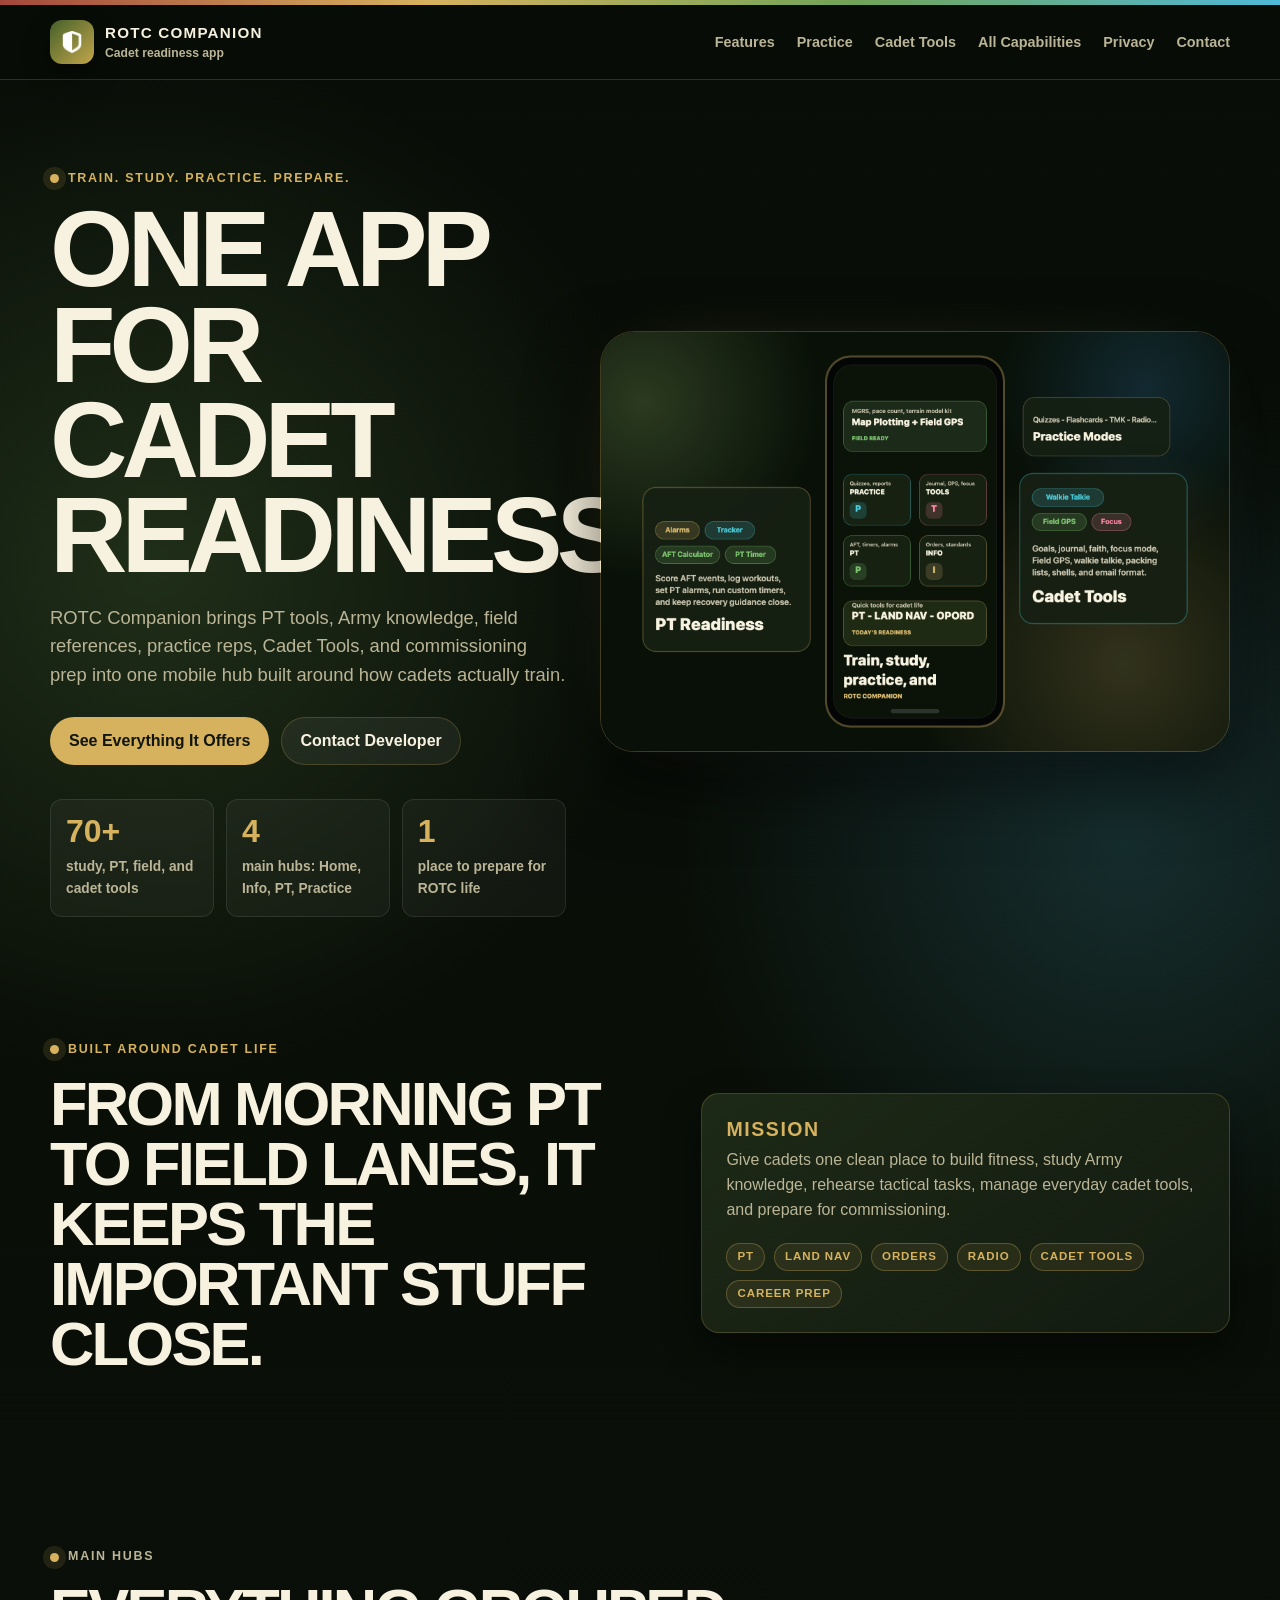
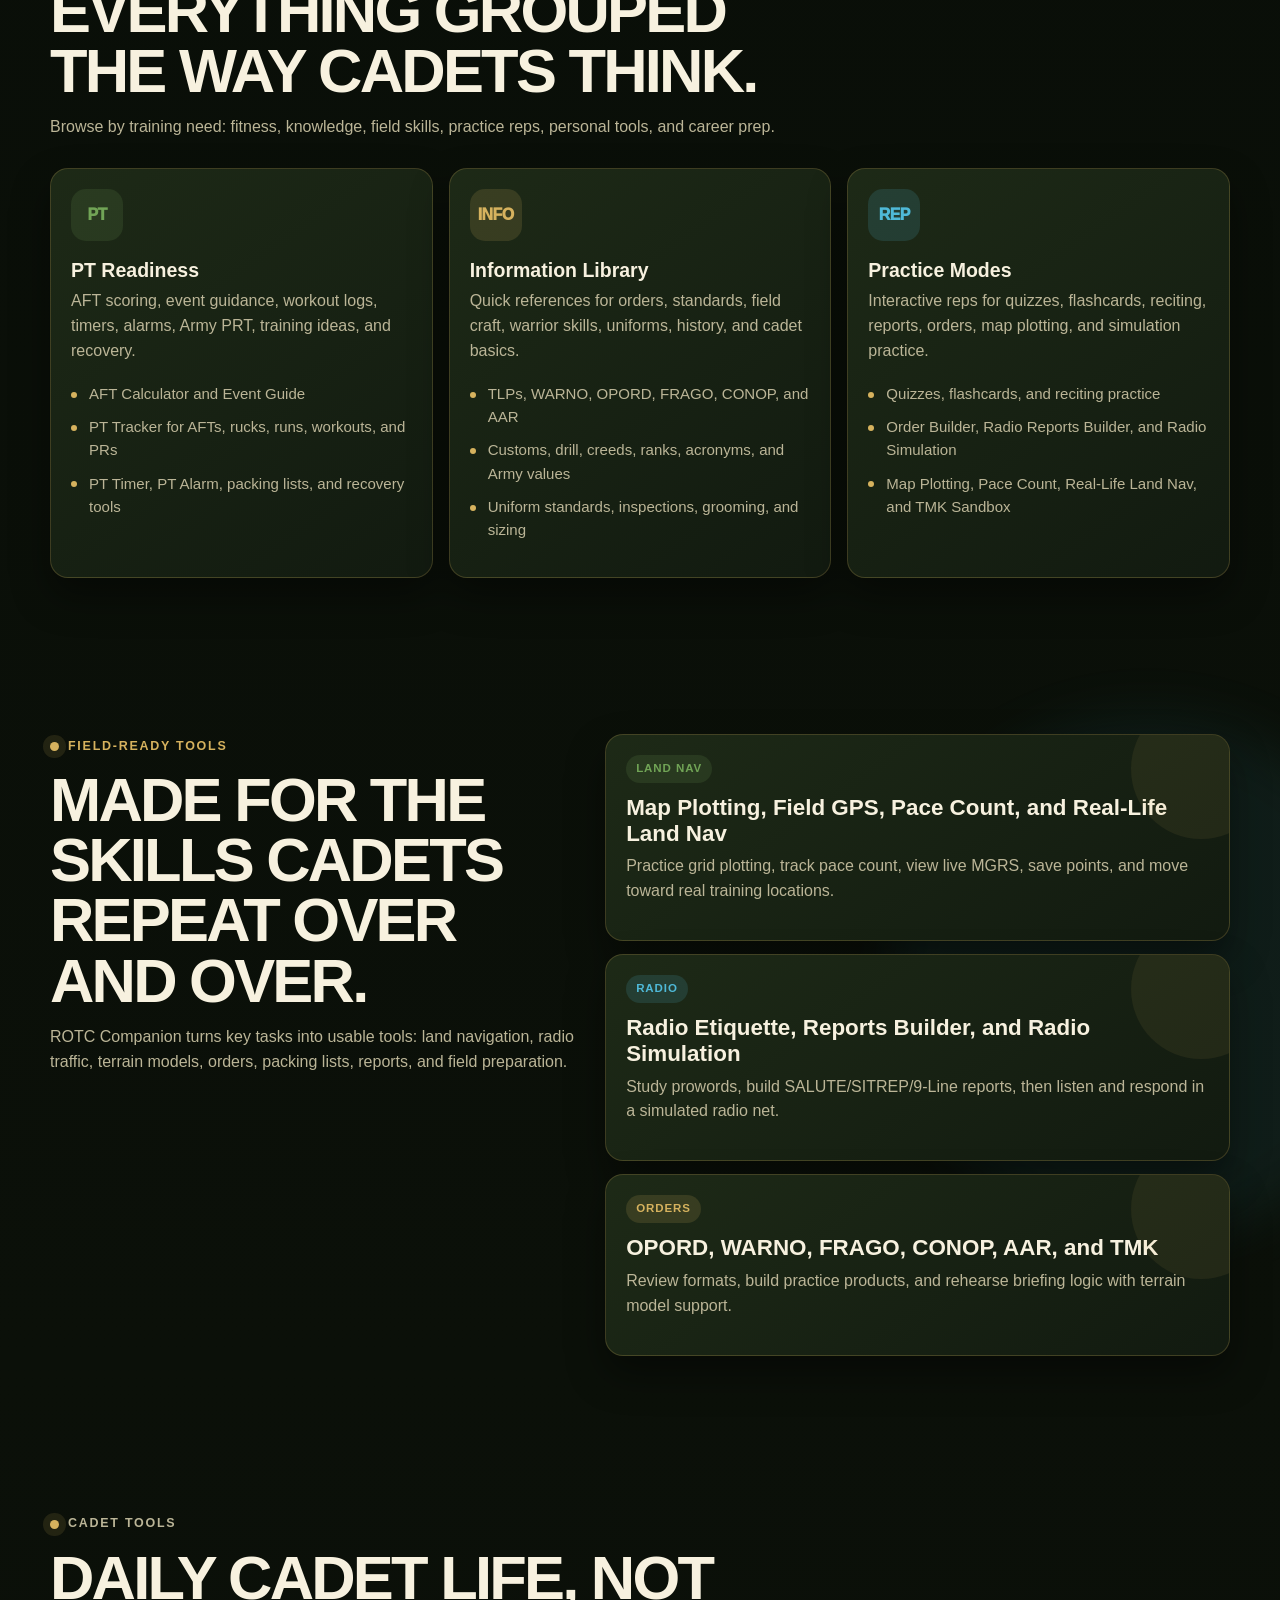
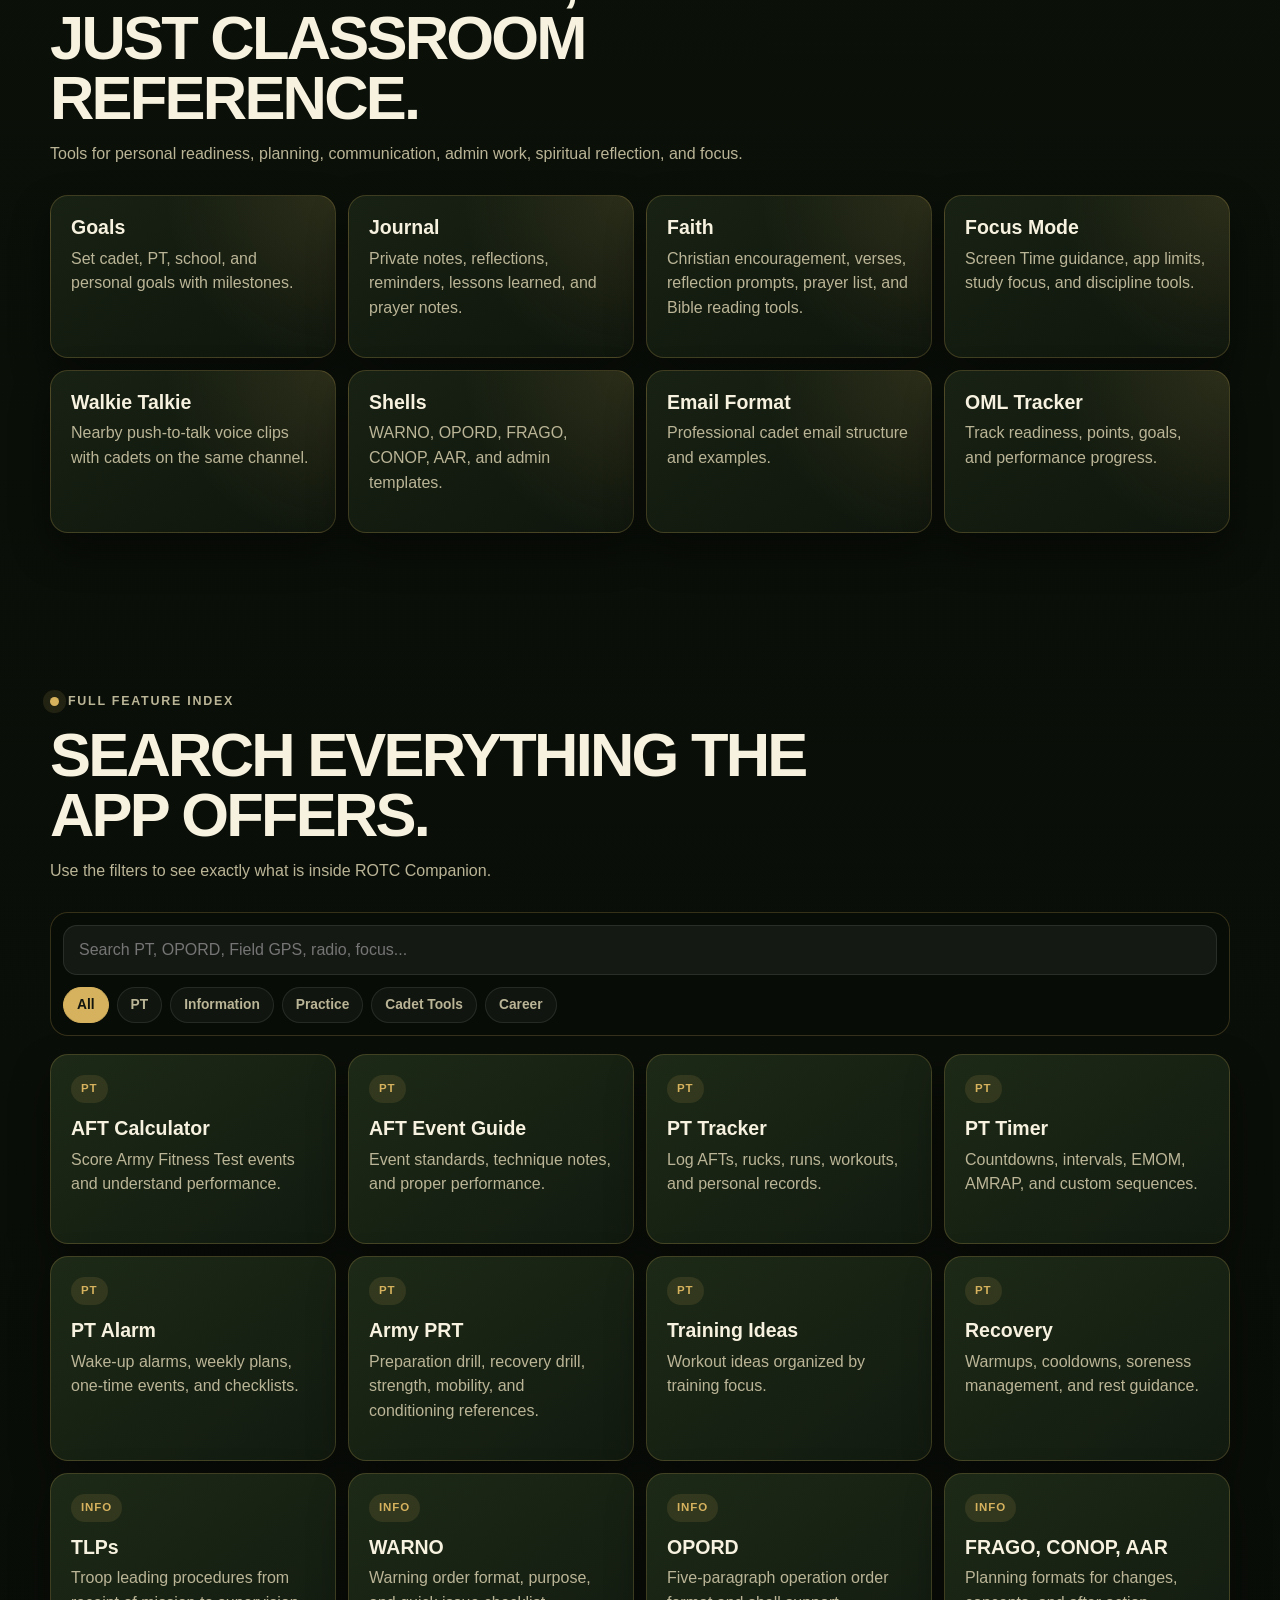
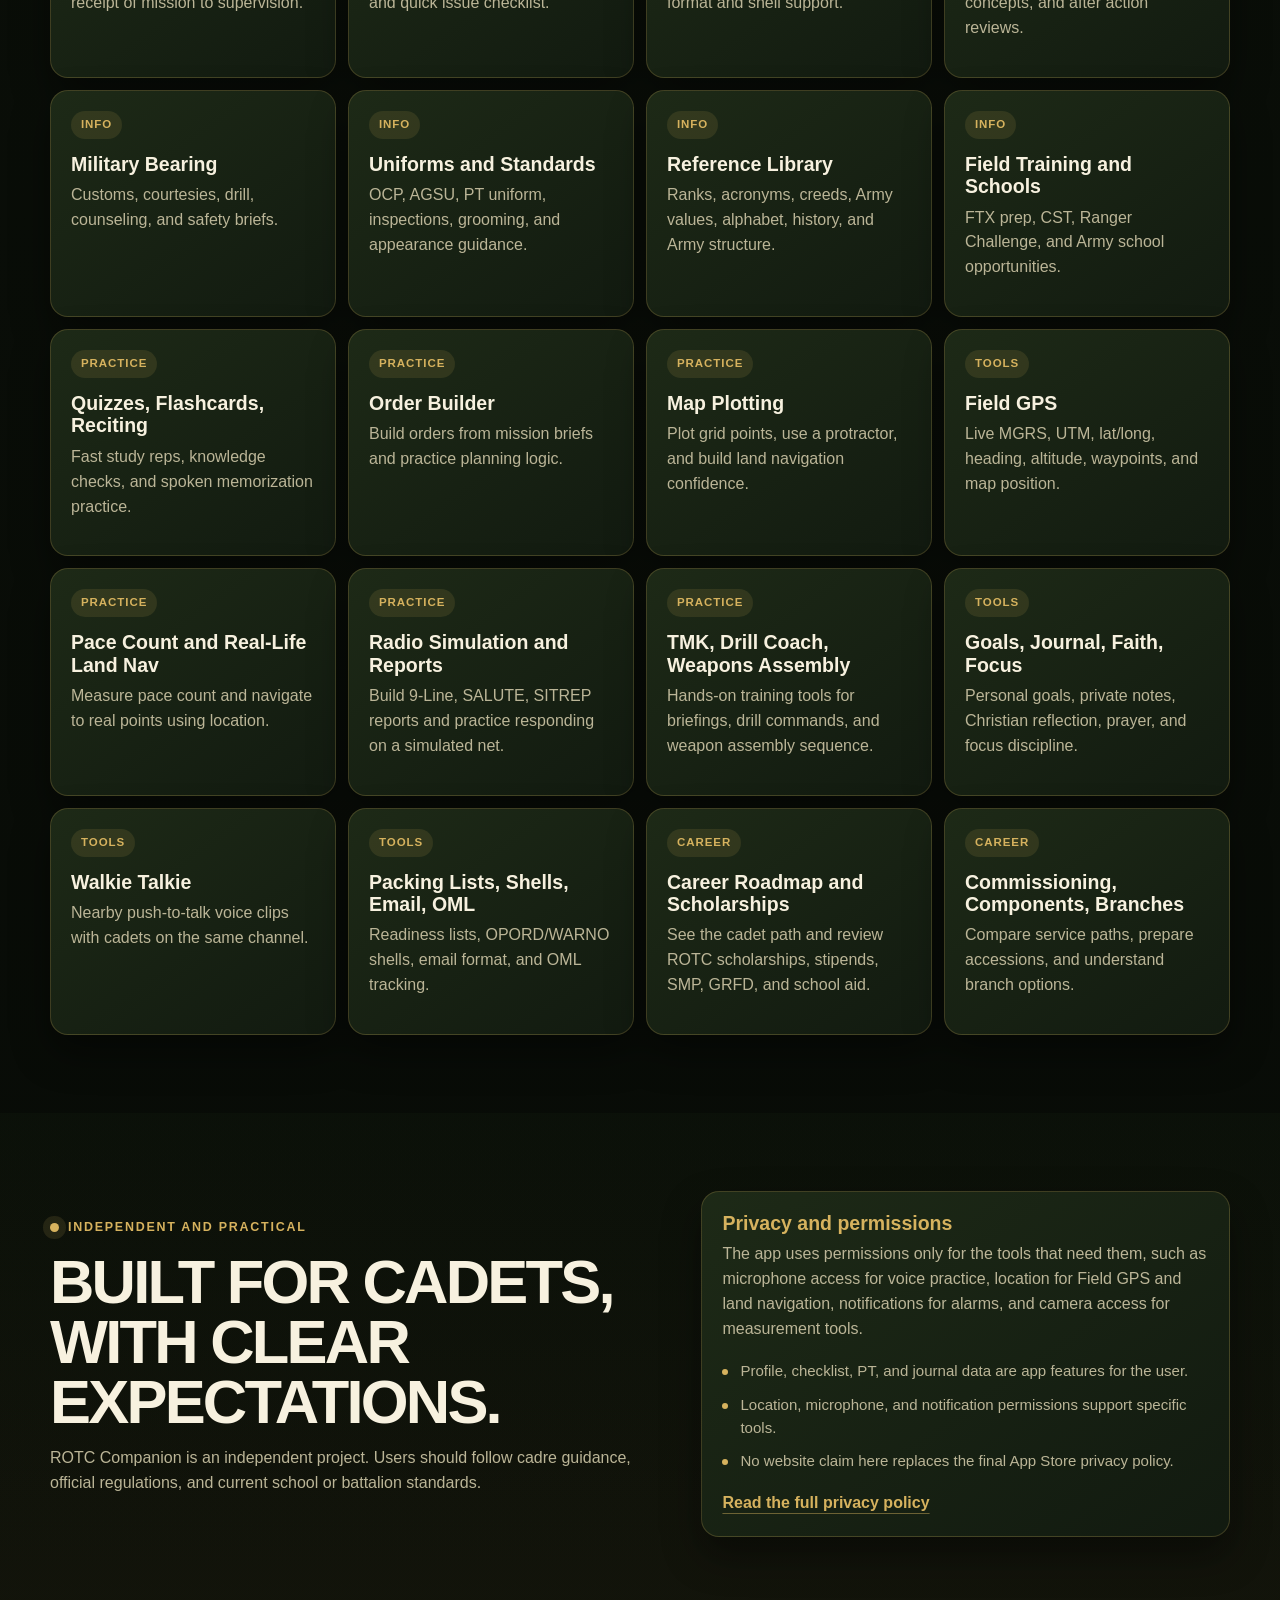
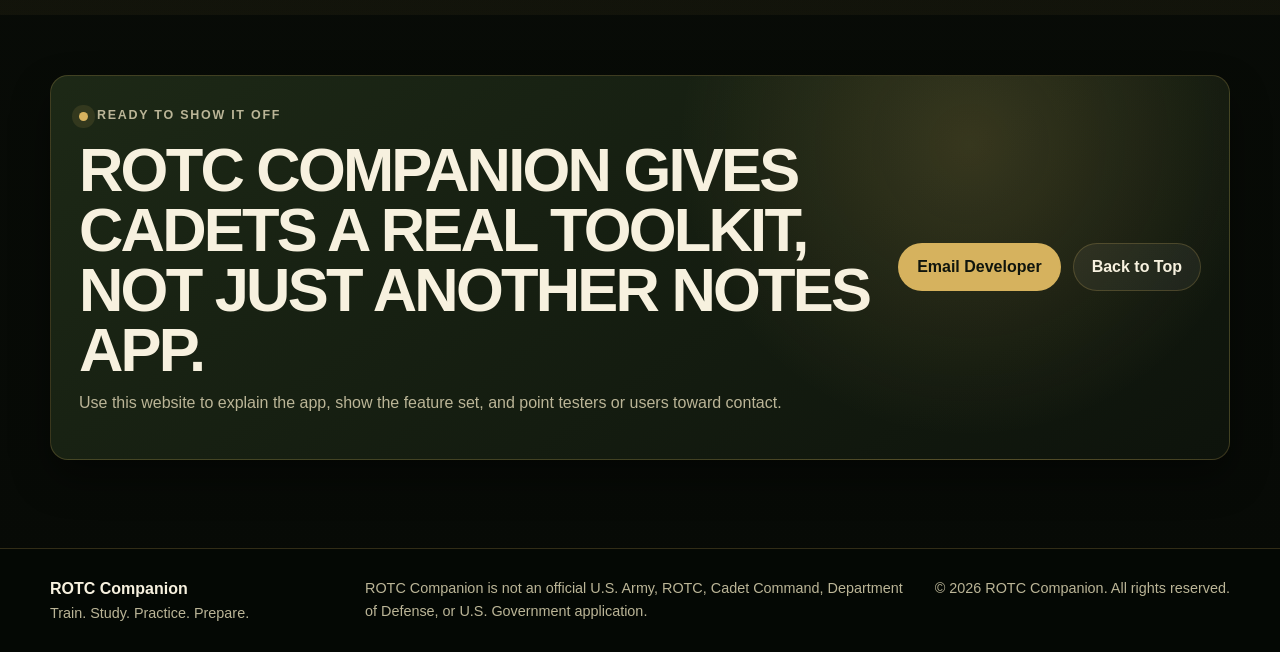
<file: index.html>
<!DOCTYPE html>
<html lang="en">
<head>
  <meta charset="UTF-8" />
  <meta name="viewport" content="width=device-width, initial-scale=1.0" />
  <meta name="description" content="ROTC Companion helps cadets train, study, practice, plan, and prepare with PT tools, Army knowledge, cadet tools, and field training resources." />
  <meta name="theme-color" content="#0b1109" />
  <title>ROTC Companion | Cadet Readiness App</title>
  <link rel="canonical" href="https://trade-girgus.github.io/ROTCCompanion/" />
  <meta property="og:type" content="website" />
  <meta property="og:site_name" content="ROTC Companion" />
  <meta property="og:title" content="ROTC Companion | Cadet Readiness App" />
  <meta property="og:description" content="PT tools, checklists, land nav, orders, Army knowledge, and cadet readiness tools in one app." />
  <meta property="og:url" content="https://trade-girgus.github.io/ROTCCompanion/" />
  <meta property="og:image" content="https://trade-girgus.github.io/ROTCCompanion/assets/rotc-companion-icon-192.png" />
  <meta name="twitter:card" content="summary" />
  <meta name="twitter:title" content="ROTC Companion | Cadet Readiness App" />
  <meta name="twitter:description" content="PT tools, checklists, land nav, orders, Army knowledge, and cadet readiness tools in one app." />
  <meta name="twitter:image" content="https://trade-girgus.github.io/ROTCCompanion/assets/rotc-companion-icon-192.png" />
  <link rel="icon" href="assets/rotc-companion-icon-192.png" />
  <link rel="apple-touch-icon" href="assets/rotc-companion-icon-192.png" />
  <link rel="stylesheet" href="styles.css" />
</head>
<body>
  <div class="signal-strip" aria-hidden="true"></div>

  <header class="site-header">
    <nav class="nav-shell" aria-label="Main navigation">
      <a class="brand" href="#top" aria-label="ROTC Companion home">
        <img src="assets/rotc-companion-icon-192.png" alt="" />
        <span>
          <strong>ROTC Companion</strong>
          <small>Cadet readiness app</small>
        </span>
      </a>

      <button class="nav-toggle" type="button" aria-expanded="false" aria-controls="nav-links">
        <span></span>
        <span></span>
        <span></span>
        <span class="sr-only">Open navigation</span>
      </button>

      <div class="nav-links" id="nav-links">
        <a href="#features">Features</a>
        <a href="#practice">Practice</a>
        <a href="#tools">Cadet Tools</a>
        <a href="#all-capabilities">All Capabilities</a>
        <a href="privacy.html">Privacy</a>
        <a href="#contact">Contact</a>
      </div>
    </nav>
  </header>

  <main id="top">
    <section class="hero section-band">
      <div class="container hero-grid">
        <div class="hero-copy reveal">
          <p class="eyebrow"><span></span> Train. Study. Practice. Prepare.</p>
          <h1>One app for cadet readiness.</h1>
          <p class="hero-lede">
            ROTC Companion brings PT tools, Army knowledge, field references, practice reps,
            Cadet Tools, and commissioning prep into one mobile hub built around how cadets actually train.
          </p>

          <div class="hero-actions">
            <a class="button primary" href="#all-capabilities">See Everything It Offers</a>
            <a class="button secondary" href="#contact">Contact Developer</a>
          </div>

          <div class="hero-stats" aria-label="App capability highlights">
            <div>
              <strong>70+</strong>
              <span>study, PT, field, and cadet tools</span>
            </div>
            <div>
              <strong>4</strong>
              <span>main hubs: Home, Info, PT, Practice</span>
            </div>
            <div>
              <strong>1</strong>
              <span>place to prepare for ROTC life</span>
            </div>
          </div>
        </div>

        <div class="hero-visual reveal" aria-label="ROTC Companion app preview">
          <img src="assets/app-showcase.png" alt="ROTC Companion app preview showing PT readiness, cadet tools, practice modes, and field tools." />
        </div>
      </div>
    </section>

    <section class="section-band intro-band">
      <div class="container split">
        <div class="section-title reveal">
          <p class="eyebrow"><span></span> Built around cadet life</p>
          <h2>From morning PT to field lanes, it keeps the important stuff close.</h2>
        </div>

        <div class="mission-card reveal">
          <h3>Mission</h3>
          <p>
            Give cadets one clean place to build fitness, study Army knowledge, rehearse tactical tasks,
            manage everyday cadet tools, and prepare for commissioning.
          </p>
          <div class="mission-pills">
            <span>PT</span>
            <span>Land Nav</span>
            <span>Orders</span>
            <span>Radio</span>
            <span>Cadet Tools</span>
            <span>Career Prep</span>
          </div>
        </div>
      </div>
    </section>

    <section class="section-band" id="features">
      <div class="container">
        <div class="section-heading reveal">
          <p class="eyebrow"><span></span> Main hubs</p>
          <h2>Everything grouped the way cadets think.</h2>
          <p>Browse by training need: fitness, knowledge, field skills, practice reps, personal tools, and career prep.</p>
        </div>

        <div class="hub-grid">
          <article class="hub-card reveal">
            <div class="hub-icon green">PT</div>
            <h3>PT Readiness</h3>
            <p>AFT scoring, event guidance, workout logs, timers, alarms, Army PRT, training ideas, and recovery.</p>
            <ul>
              <li>AFT Calculator and Event Guide</li>
              <li>PT Tracker for AFTs, rucks, runs, workouts, and PRs</li>
              <li>PT Timer, PT Alarm, packing lists, and recovery tools</li>
            </ul>
          </article>

          <article class="hub-card reveal">
            <div class="hub-icon gold">INFO</div>
            <h3>Information Library</h3>
            <p>Quick references for orders, standards, field craft, warrior skills, uniforms, history, and cadet basics.</p>
            <ul>
              <li>TLPs, WARNO, OPORD, FRAGO, CONOP, and AAR</li>
              <li>Customs, drill, creeds, ranks, acronyms, and Army values</li>
              <li>Uniform standards, inspections, grooming, and sizing</li>
            </ul>
          </article>

          <article class="hub-card reveal" id="practice">
            <div class="hub-icon blue">REP</div>
            <h3>Practice Modes</h3>
            <p>Interactive reps for quizzes, flashcards, reciting, reports, orders, map plotting, and simulation practice.</p>
            <ul>
              <li>Quizzes, flashcards, and reciting practice</li>
              <li>Order Builder, Radio Reports Builder, and Radio Simulation</li>
              <li>Map Plotting, Pace Count, Real-Life Land Nav, and TMK Sandbox</li>
            </ul>
          </article>
        </div>
      </div>
    </section>

    <section class="section-band field-band">
      <div class="container field-grid">
        <div class="section-title reveal">
          <p class="eyebrow"><span></span> Field-ready tools</p>
          <h2>Made for the skills cadets repeat over and over.</h2>
          <p>
            ROTC Companion turns key tasks into usable tools: land navigation, radio traffic,
            terrain models, orders, packing lists, reports, and field preparation.
          </p>
        </div>

        <div class="feature-stack">
          <article class="wide-feature reveal">
            <span class="feature-tag green">Land Nav</span>
            <h3>Map Plotting, Field GPS, Pace Count, and Real-Life Land Nav</h3>
            <p>Practice grid plotting, track pace count, view live MGRS, save points, and move toward real training locations.</p>
          </article>

          <article class="wide-feature reveal">
            <span class="feature-tag blue">Radio</span>
            <h3>Radio Etiquette, Reports Builder, and Radio Simulation</h3>
            <p>Study prowords, build SALUTE/SITREP/9-Line reports, then listen and respond in a simulated radio net.</p>
          </article>

          <article class="wide-feature reveal">
            <span class="feature-tag gold">Orders</span>
            <h3>OPORD, WARNO, FRAGO, CONOP, AAR, and TMK</h3>
            <p>Review formats, build practice products, and rehearse briefing logic with terrain model support.</p>
          </article>
        </div>
      </div>
    </section>

    <section class="section-band" id="tools">
      <div class="container">
        <div class="section-heading reveal">
          <p class="eyebrow"><span></span> Cadet Tools</p>
          <h2>Daily cadet life, not just classroom reference.</h2>
          <p>Tools for personal readiness, planning, communication, admin work, spiritual reflection, and focus.</p>
        </div>

        <div class="tool-grid">
          <article class="tool-card reveal">
            <h3>Goals</h3>
            <p>Set cadet, PT, school, and personal goals with milestones.</p>
          </article>
          <article class="tool-card reveal">
            <h3>Journal</h3>
            <p>Private notes, reflections, reminders, lessons learned, and prayer notes.</p>
          </article>
          <article class="tool-card reveal">
            <h3>Faith</h3>
            <p>Christian encouragement, verses, reflection prompts, prayer list, and Bible reading tools.</p>
          </article>
          <article class="tool-card reveal">
            <h3>Focus Mode</h3>
            <p>Screen Time guidance, app limits, study focus, and discipline tools.</p>
          </article>
          <article class="tool-card reveal">
            <h3>Walkie Talkie</h3>
            <p>Nearby push-to-talk voice clips with cadets on the same channel.</p>
          </article>
          <article class="tool-card reveal">
            <h3>Shells</h3>
            <p>WARNO, OPORD, FRAGO, CONOP, AAR, and admin templates.</p>
          </article>
          <article class="tool-card reveal">
            <h3>Email Format</h3>
            <p>Professional cadet email structure and examples.</p>
          </article>
          <article class="tool-card reveal">
            <h3>OML Tracker</h3>
            <p>Track readiness, points, goals, and performance progress.</p>
          </article>
        </div>
      </div>
    </section>

    <section class="section-band" id="all-capabilities">
      <div class="container">
        <div class="section-heading reveal">
          <p class="eyebrow"><span></span> Full feature index</p>
          <h2>Search everything the app offers.</h2>
          <p>Use the filters to see exactly what is inside ROTC Companion.</p>
        </div>

        <div class="feature-controls reveal">
          <label class="search-box">
            <span class="sr-only">Search features</span>
            <input type="search" id="feature-search" placeholder="Search PT, OPORD, Field GPS, radio, focus..." />
          </label>

          <div class="filter-row" aria-label="Feature filters">
            <button class="filter active" type="button" data-filter="all">All</button>
            <button class="filter" type="button" data-filter="pt">PT</button>
            <button class="filter" type="button" data-filter="info">Information</button>
            <button class="filter" type="button" data-filter="practice">Practice</button>
            <button class="filter" type="button" data-filter="tools">Cadet Tools</button>
            <button class="filter" type="button" data-filter="career">Career</button>
          </div>
        </div>

        <div class="capability-grid" id="capability-grid">
          <article class="capability reveal" data-category="pt" data-keywords="aft calculator army fitness test scoring">
            <span>PT</span><h3>AFT Calculator</h3><p>Score Army Fitness Test events and understand performance.</p>
          </article>
          <article class="capability reveal" data-category="pt" data-keywords="aft event guide standards form">
            <span>PT</span><h3>AFT Event Guide</h3><p>Event standards, technique notes, and proper performance.</p>
          </article>
          <article class="capability reveal" data-category="pt" data-keywords="pt tracker runs rucks workouts prs">
            <span>PT</span><h3>PT Tracker</h3><p>Log AFTs, rucks, runs, workouts, and personal records.</p>
          </article>
          <article class="capability reveal" data-category="pt tools" data-keywords="timer intervals emom amrap countdown">
            <span>PT</span><h3>PT Timer</h3><p>Countdowns, intervals, EMOM, AMRAP, and custom sequences.</p>
          </article>
          <article class="capability reveal" data-category="pt tools" data-keywords="pt alarm wake checklist">
            <span>PT</span><h3>PT Alarm</h3><p>Wake-up alarms, weekly plans, one-time events, and checklists.</p>
          </article>
          <article class="capability reveal" data-category="pt" data-keywords="army prt preparation drill recovery drill conditioning">
            <span>PT</span><h3>Army PRT</h3><p>Preparation drill, recovery drill, strength, mobility, and conditioning references.</p>
          </article>
          <article class="capability reveal" data-category="pt" data-keywords="training ideas workouts">
            <span>PT</span><h3>Training Ideas</h3><p>Workout ideas organized by training focus.</p>
          </article>
          <article class="capability reveal" data-category="pt" data-keywords="recovery warmup cooldown soreness rest">
            <span>PT</span><h3>Recovery</h3><p>Warmups, cooldowns, soreness management, and rest guidance.</p>
          </article>

          <article class="capability reveal" data-category="info practice" data-keywords="tlps troop leading procedures">
            <span>INFO</span><h3>TLPs</h3><p>Troop leading procedures from receipt of mission to supervision.</p>
          </article>
          <article class="capability reveal" data-category="info practice" data-keywords="warno warning order">
            <span>INFO</span><h3>WARNO</h3><p>Warning order format, purpose, and quick issue checklist.</p>
          </article>
          <article class="capability reveal" data-category="info practice" data-keywords="opord five paragraph order">
            <span>INFO</span><h3>OPORD</h3><p>Five-paragraph operation order format and shell support.</p>
          </article>
          <article class="capability reveal" data-category="info" data-keywords="frago fragmentary order conop aar">
            <span>INFO</span><h3>FRAGO, CONOP, AAR</h3><p>Planning formats for changes, concepts, and after action reviews.</p>
          </article>
          <article class="capability reveal" data-category="info" data-keywords="customs courtesies drill counseling safety">
            <span>INFO</span><h3>Military Bearing</h3><p>Customs, courtesies, drill, counseling, and safety briefs.</p>
          </article>
          <article class="capability reveal" data-category="info" data-keywords="uniform ocp agsu grooming inspections">
            <span>INFO</span><h3>Uniforms and Standards</h3><p>OCP, AGSU, PT uniform, inspections, grooming, and appearance guidance.</p>
          </article>
          <article class="capability reveal" data-category="info" data-keywords="ranks acronyms creeds army values history alphabet">
            <span>INFO</span><h3>Reference Library</h3><p>Ranks, acronyms, creeds, Army values, alphabet, history, and Army structure.</p>
          </article>
          <article class="capability reveal" data-category="info career" data-keywords="ftx cst ranger challenge schools">
            <span>INFO</span><h3>Field Training and Schools</h3><p>FTX prep, CST, Ranger Challenge, and Army school opportunities.</p>
          </article>

          <article class="capability reveal" data-category="practice" data-keywords="quizzes flashcards reciting">
            <span>PRACTICE</span><h3>Quizzes, Flashcards, Reciting</h3><p>Fast study reps, knowledge checks, and spoken memorization practice.</p>
          </article>
          <article class="capability reveal" data-category="practice" data-keywords="order builder warno opord mission brief">
            <span>PRACTICE</span><h3>Order Builder</h3><p>Build orders from mission briefs and practice planning logic.</p>
          </article>
          <article class="capability reveal" data-category="practice info" data-keywords="map plotting land nav protractor grid">
            <span>PRACTICE</span><h3>Map Plotting</h3><p>Plot grid points, use a protractor, and build land navigation confidence.</p>
          </article>
          <article class="capability reveal" data-category="practice tools" data-keywords="field gps mgrs waypoint map location">
            <span>TOOLS</span><h3>Field GPS</h3><p>Live MGRS, UTM, lat/long, heading, altitude, waypoints, and map position.</p>
          </article>
          <article class="capability reveal" data-category="practice" data-keywords="pace count real life land nav">
            <span>PRACTICE</span><h3>Pace Count and Real-Life Land Nav</h3><p>Measure pace count and navigate to real points using location.</p>
          </article>
          <article class="capability reveal" data-category="practice" data-keywords="radio simulation reports nine line salute sitrep">
            <span>PRACTICE</span><h3>Radio Simulation and Reports</h3><p>Build 9-Line, SALUTE, SITREP reports and practice responding on a simulated net.</p>
          </article>
          <article class="capability reveal" data-category="practice" data-keywords="tmk terrain model kit drill coach weapons assembly">
            <span>PRACTICE</span><h3>TMK, Drill Coach, Weapons Assembly</h3><p>Hands-on training tools for briefings, drill commands, and weapon assembly sequence.</p>
          </article>

          <article class="capability reveal" data-category="tools" data-keywords="goals journal faith prayer bible focus">
            <span>TOOLS</span><h3>Goals, Journal, Faith, Focus</h3><p>Personal goals, private notes, Christian reflection, prayer, and focus discipline.</p>
          </article>
          <article class="capability reveal" data-category="tools" data-keywords="walkie talkie peer channel voice">
            <span>TOOLS</span><h3>Walkie Talkie</h3><p>Nearby push-to-talk voice clips with cadets on the same channel.</p>
          </article>
          <article class="capability reveal" data-category="tools" data-keywords="packing lists shells email oml">
            <span>TOOLS</span><h3>Packing Lists, Shells, Email, OML</h3><p>Readiness lists, OPORD/WARNO shells, email format, and OML tracking.</p>
          </article>

          <article class="capability reveal" data-category="career" data-keywords="career roadmap scholarships contracting commissioning">
            <span>CAREER</span><h3>Career Roadmap and Scholarships</h3><p>See the cadet path and review ROTC scholarships, stipends, SMP, GRFD, and school aid.</p>
          </article>
          <article class="capability reveal" data-category="career" data-keywords="components active reserve guard branches accessions">
            <span>CAREER</span><h3>Commissioning, Components, Branches</h3><p>Compare service paths, prepare accessions, and understand branch options.</p>
          </article>
        </div>

        <p class="empty-state" id="empty-state">No matching features found. Try searching for PT, radio, land nav, OPORD, or focus.</p>
      </div>
    </section>

    <section class="section-band privacy-band">
      <div class="container split">
        <div class="section-title reveal">
          <p class="eyebrow"><span></span> Independent and practical</p>
          <h2>Built for cadets, with clear expectations.</h2>
          <p>
            ROTC Companion is an independent project. Users should follow cadre guidance,
            official regulations, and current school or battalion standards.
          </p>
        </div>

        <div class="policy-card reveal">
          <h3>Privacy and permissions</h3>
          <p>
            The app uses permissions only for the tools that need them, such as microphone access for voice practice,
            location for Field GPS and land navigation, notifications for alarms, and camera access for measurement tools.
          </p>
          <ul>
            <li>Profile, checklist, PT, and journal data are app features for the user.</li>
            <li>Location, microphone, and notification permissions support specific tools.</li>
            <li>No website claim here replaces the final App Store privacy policy.</li>
          </ul>
          <a class="inline-link" href="privacy.html">Read the full privacy policy</a>
        </div>
      </div>
    </section>

    <section class="cta-band" id="contact">
      <div class="container cta-card reveal">
        <div>
          <p class="eyebrow"><span></span> Ready to show it off</p>
          <h2>ROTC Companion gives cadets a real toolkit, not just another notes app.</h2>
          <p>Use this website to explain the app, show the feature set, and point testers or users toward contact.</p>
        </div>
        <div class="cta-actions">
          <a class="button primary" href="mailto:tradesarcade@gmail.com?subject=ROTC%20Companion">Email Developer</a>
          <a class="button secondary" href="#top">Back to Top</a>
        </div>
      </div>
    </section>
  </main>

  <footer class="footer">
    <div class="container footer-grid">
      <div>
        <strong>ROTC Companion</strong>
        <p>Train. Study. Practice. Prepare.</p>
      </div>
      <p>
        ROTC Companion is not an official U.S. Army, ROTC, Cadet Command,
        Department of Defense, or U.S. Government application.
      </p>
      <p>&copy; <span id="year"></span> ROTC Companion. All rights reserved.</p>
    </div>
  </footer>

  <script src="script.js"></script>
</body>
</html>
</file>
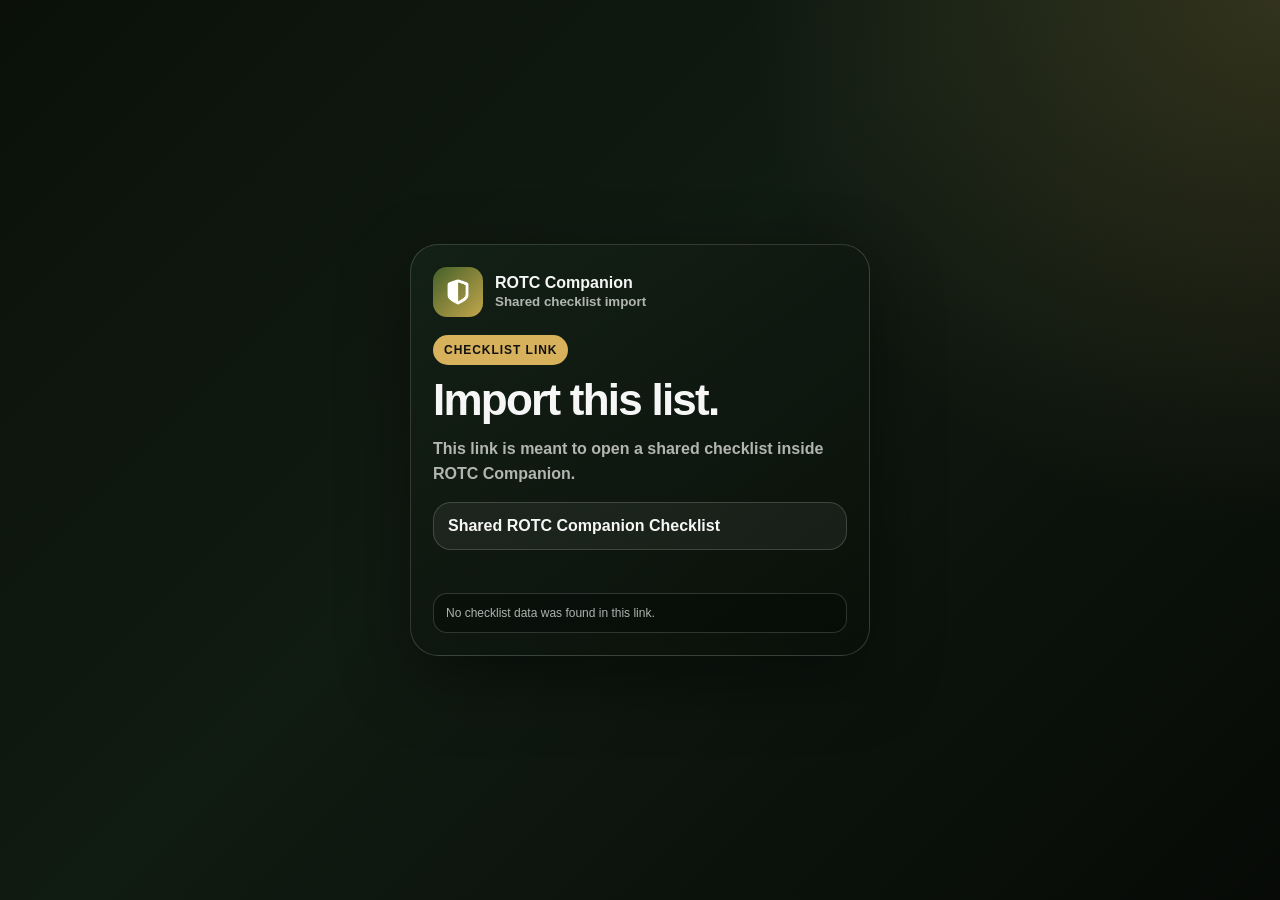
<file: import.html>
<!DOCTYPE html>
<html lang="en">
<head>
  <meta charset="UTF-8" />
  <meta name="viewport" content="width=device-width, initial-scale=1.0" />
  <meta name="theme-color" content="#0b1109" />
  <meta name="description" content="Open a shared ROTC Companion checklist and import it into the app." />
  <title>Import Checklist | ROTC Companion</title>

  <link rel="canonical" href="https://trade-girgus.github.io/ROTCCompanion/import.html" />
  <link rel="icon" href="assets/rotc-companion-icon-192.png" />
  <link rel="apple-touch-icon" href="assets/rotc-companion-icon-192.png" />

  <meta property="og:type" content="website" />
  <meta property="og:site_name" content="ROTC Companion" />
  <meta property="og:title" content="Import Checklist into ROTC Companion" />
  <meta property="og:description" content="Tap to open this shared checklist in ROTC Companion." />
  <meta property="og:url" content="https://trade-girgus.github.io/ROTCCompanion/import.html" />
  <meta property="og:image" content="https://trade-girgus.github.io/ROTCCompanion/assets/rotc-companion-icon-192.png" />
  <meta name="twitter:card" content="summary" />
  <meta name="twitter:title" content="Import Checklist into ROTC Companion" />
  <meta name="twitter:description" content="Tap to open this shared checklist in ROTC Companion." />
  <meta name="twitter:image" content="https://trade-girgus.github.io/ROTCCompanion/assets/rotc-companion-icon-192.png" />

  <style>
    :root {
      --bg: #0b1109;
      --card: #142116;
      --card2: #0f1a12;
      --text: rgba(255,255,255,.96);
      --muted: rgba(255,255,255,.68);
      --gold: #d7b15b;
      --green: #64d47b;
      --border: rgba(255,255,255,.16);
    }
    * { box-sizing: border-box; }
    body {
      margin: 0;
      min-height: 100vh;
      display: grid;
      place-items: center;
      padding: 22px;
      background:
        radial-gradient(circle at top right, rgba(215,177,91,.18), transparent 34%),
        linear-gradient(135deg, #0b1109, #101b12 45%, #070a06);
      color: var(--text);
      font-family: -apple-system, BlinkMacSystemFont, "SF Pro Display", "Segoe UI", sans-serif;
    }
    .card {
      width: min(460px, 100%);
      border: 1px solid var(--border);
      border-radius: 28px;
      background: linear-gradient(145deg, rgba(20,33,22,.94), rgba(10,16,10,.94));
      box-shadow: 0 24px 70px rgba(0,0,0,.42);
      padding: 22px;
    }
    .brand { display: flex; gap: 12px; align-items: center; margin-bottom: 18px; }
    .brand img { width: 50px; height: 50px; border-radius: 14px; }
    .brand small { display: block; color: var(--muted); font-weight: 700; margin-top: 2px; }
    .pill {
      display: inline-flex;
      align-items: center;
      gap: 7px;
      color: #111;
      background: var(--gold);
      padding: 8px 11px;
      border-radius: 999px;
      font-size: 12px;
      font-weight: 900;
      letter-spacing: .08em;
      text-transform: uppercase;
    }
    h1 { margin: 14px 0 8px; font-size: clamp(30px, 8vw, 44px); line-height: .96; letter-spacing: -.04em; }
    p { color: var(--muted); line-height: 1.55; font-weight: 650; }
    .import-title {
      margin-top: 16px;
      padding: 14px;
      border-radius: 18px;
      background: rgba(255,255,255,.055);
      border: 1px solid var(--border);
      color: var(--text);
      font-weight: 850;
      word-break: break-word;
    }
    .actions { display: grid; gap: 10px; margin-top: 18px; }
    a.button, button.button {
      width: 100%;
      appearance: none;
      border: 0;
      border-radius: 17px;
      padding: 14px 16px;
      text-align: center;
      text-decoration: none;
      font-weight: 950;
      font-size: 15px;
      cursor: pointer;
    }
    .primary { background: var(--gold); color: #111; }
    .secondary { background: rgba(255,255,255,.08); color: var(--text); border: 1px solid var(--border) !important; }
    .status { min-height: 20px; margin-top: 10px; color: var(--green); font-size: 13px; font-weight: 800; }
    .codebox {
      display: none;
      margin-top: 12px;
      padding: 12px;
      border-radius: 14px;
      background: rgba(0,0,0,.28);
      border: 1px solid var(--border);
      color: var(--muted);
      font: 12px ui-monospace, SFMono-Regular, Menlo, monospace;
      overflow-wrap: anywhere;
    }
    .missing .requires-payload { display: none; }
    .missing .codebox { display: block; font-family: inherit; }
  </style>
</head>
<body>
  <main class="card" id="app-card">
    <div class="brand">
      <img src="assets/rotc-companion-icon-192.png" alt="" />
      <div>
        <strong>ROTC Companion</strong>
        <small>Shared checklist import</small>
      </div>
    </div>

    <span class="pill">Checklist Link</span>
    <h1>Import this list.</h1>
    <p>This link is meant to open a shared checklist inside ROTC Companion.</p>

    <div class="import-title" id="list-title">Shared ROTC Companion Checklist</div>

    <div class="actions requires-payload">
      <a class="button primary" id="open-app" href="#">Open in ROTC Companion</a>
      <button class="button secondary" type="button" id="copy-code">Copy Backup Code</button>
    </div>

    <p class="status" id="status"></p>
    <div class="codebox" id="codebox">No checklist data was found in this link.</div>
  </main>

  <script>
    const params = new URLSearchParams(window.location.search);
    const payload = params.get("payload") || params.get("checklist") || params.get("code") || params.get("data") || "";
    const title = params.get("title") || "Shared ROTC Companion Checklist";
    const card = document.getElementById("app-card");
    const titleBox = document.getElementById("list-title");
    const openButton = document.getElementById("open-app");
    const copyButton = document.getElementById("copy-code");
    const status = document.getElementById("status");
    const codebox = document.getElementById("codebox");

    titleBox.textContent = title;

    if (!payload) {
      card.classList.add("missing");
      codebox.textContent = "No checklist data was found in this link.";
    } else {
      const appURL = `rotccompanion://import-checklist?payload=${encodeURIComponent(payload)}`;
      openButton.href = appURL;
      codebox.textContent = payload;

      openButton.addEventListener("click", () => {
        status.textContent = "Opening ROTC Companion...";
      });

      copyButton.addEventListener("click", async () => {
        try {
          await navigator.clipboard.writeText(payload);
          status.textContent = "Backup code copied.";
        } catch (error) {
          codebox.style.display = "block";
          status.textContent = "Copy failed. Select and copy the code below.";
        }
      });
    }
  </script>
</body>
</html>
</file>
<file: styles.css>
:root {
  --bg: #080d07;
  --bg-2: #0d140b;
  --surface: #121a10;
  --surface-2: #172112;
  --surface-3: #1e2a17;
  --text: #f7f1df;
  --muted: #bbb597;
  --muted-2: #8f8a76;
  --gold: #d6b25e;
  --green: #71a456;
  --blue: #4fb9d8;
  --red: #a4473a;
  --pink: #e66d91;
  --border: rgba(214, 178, 94, 0.22);
  --border-soft: rgba(255, 255, 255, 0.09);
  --shadow: rgba(0, 0, 0, 0.42);
  --radius: 18px;
  --radius-sm: 12px;
  --max: 1180px;
}

* {
  box-sizing: border-box;
}

html {
  scroll-behavior: smooth;
}

body {
  margin: 0;
  font-family: Arial, Helvetica, sans-serif;
  color: var(--text);
  background:
    radial-gradient(circle at 12% 8%, rgba(113, 164, 86, 0.22), transparent 32rem),
    radial-gradient(circle at 88% 12%, rgba(79, 185, 216, 0.18), transparent 28rem),
    linear-gradient(180deg, #080d07 0%, #0b1009 42%, #070a06 100%);
  line-height: 1.55;
  overflow-x: hidden;
}

body::before {
  content: "";
  position: fixed;
  inset: 0;
  pointer-events: none;
  opacity: 0.18;
  background-image:
    linear-gradient(rgba(255, 255, 255, 0.05) 1px, transparent 1px),
    linear-gradient(90deg, rgba(255, 255, 255, 0.04) 1px, transparent 1px);
  background-size: 58px 58px;
  mask-image: linear-gradient(to bottom, black, transparent 78%);
}

img {
  display: block;
  max-width: 100%;
}

a {
  color: inherit;
  text-decoration: none;
}

button,
input {
  font: inherit;
}

.sr-only {
  position: absolute;
  width: 1px;
  height: 1px;
  overflow: hidden;
  clip: rect(0, 0, 0, 0);
  white-space: nowrap;
}

.signal-strip {
  height: 5px;
  background: linear-gradient(90deg, var(--red), var(--gold), var(--green), var(--blue));
}

.site-header {
  position: sticky;
  top: 0;
  z-index: 50;
  border-bottom: 1px solid var(--border);
  background: rgba(8, 13, 7, 0.82);
  backdrop-filter: blur(18px);
}

.nav-shell {
  width: min(var(--max), calc(100% - 36px));
  min-height: 74px;
  margin: 0 auto;
  display: flex;
  align-items: center;
  justify-content: space-between;
  gap: 18px;
}

.brand {
  display: inline-flex;
  align-items: center;
  gap: 11px;
}

.brand img {
  width: 44px;
  height: 44px;
  border-radius: 12px;
  box-shadow: 0 12px 26px rgba(0, 0, 0, 0.36);
}

.brand span {
  display: grid;
  gap: 0;
}

.brand strong {
  font-size: 0.95rem;
  letter-spacing: 0.08em;
  text-transform: uppercase;
}

.brand small {
  color: var(--muted);
  font-weight: 700;
  font-size: 0.76rem;
}

.nav-links {
  display: flex;
  align-items: center;
  gap: 22px;
  color: var(--muted);
  font-size: 0.9rem;
  font-weight: 800;
}

.nav-links a {
  position: relative;
  padding: 6px 0;
}

.nav-links a::after {
  content: "";
  position: absolute;
  left: 0;
  right: 0;
  bottom: 0;
  height: 2px;
  transform: scaleX(0);
  transform-origin: right;
  background: var(--gold);
  transition: transform 180ms ease;
}

.nav-links a:hover,
.nav-links a:focus-visible {
  color: var(--text);
}

.nav-links a:hover::after,
.nav-links a:focus-visible::after {
  transform: scaleX(1);
  transform-origin: left;
}

.nav-toggle {
  display: none;
  width: 42px;
  height: 42px;
  border: 1px solid var(--border);
  border-radius: 12px;
  background: rgba(255, 255, 255, 0.04);
  color: var(--text);
  padding: 9px;
}

.nav-toggle span:not(.sr-only) {
  display: block;
  height: 2px;
  margin: 5px 0;
  border-radius: 999px;
  background: var(--gold);
}

.container {
  width: min(var(--max), calc(100% - 36px));
  margin: 0 auto;
}

.section-band {
  position: relative;
  padding: 78px 0;
}

.hero {
  padding-top: 86px;
}

.hero-grid {
  display: grid;
  grid-template-columns: minmax(0, 0.9fr) minmax(390px, 1.1fr);
  align-items: center;
  gap: 34px;
}

.eyebrow {
  display: inline-flex;
  align-items: center;
  gap: 9px;
  margin: 0 0 14px;
  color: var(--gold);
  font-size: 0.78rem;
  font-weight: 900;
  letter-spacing: 0.14em;
  text-transform: uppercase;
}

.eyebrow span {
  width: 9px;
  height: 9px;
  border-radius: 999px;
  background: var(--gold);
  box-shadow: 0 0 0 7px rgba(214, 178, 94, 0.12);
}

h1,
h2,
h3,
p {
  margin-top: 0;
}

h1 {
  max-width: 690px;
  margin-bottom: 20px;
  font-size: clamp(3rem, 8.5vw, 6.7rem);
  line-height: 0.89;
  letter-spacing: -0.055em;
  text-transform: uppercase;
}

h2 {
  margin-bottom: 14px;
  font-size: clamp(2rem, 4.8vw, 4rem);
  line-height: 0.98;
  letter-spacing: -0.045em;
  text-transform: uppercase;
}

h3 {
  margin-bottom: 8px;
  font-size: 1.22rem;
  line-height: 1.15;
}

.hero-lede,
.section-heading > p,
.section-title > p:not(.eyebrow),
.mission-card p,
.wide-feature p,
.policy-card p,
.cta-card p,
.footer p {
  color: var(--muted);
}

.hero-lede {
  max-width: 650px;
  font-size: 1.15rem;
}

.hero-actions,
.cta-actions {
  display: flex;
  flex-wrap: wrap;
  gap: 12px;
  margin-top: 28px;
}

.button {
  display: inline-flex;
  align-items: center;
  justify-content: center;
  min-height: 48px;
  border: 1px solid var(--border);
  border-radius: 999px;
  padding: 0 18px;
  font-weight: 900;
  transition:
    transform 180ms ease,
    border-color 180ms ease,
    background-color 180ms ease,
    box-shadow 180ms ease;
}

.button:hover,
.button:focus-visible {
  transform: translateY(-2px);
  border-color: rgba(214, 178, 94, 0.6);
  box-shadow: 0 14px 28px rgba(0, 0, 0, 0.22);
}

.button.primary {
  color: #10150d;
  background: var(--gold);
}

.button.secondary {
  color: var(--text);
  background: rgba(255, 255, 255, 0.055);
}

.inline-link {
  display: inline-flex;
  margin-top: 18px;
  color: var(--gold);
  font-weight: 900;
  text-decoration: underline;
  text-decoration-color: rgba(214, 178, 94, 0.45);
  text-underline-offset: 5px;
}

.inline-link:hover,
.inline-link:focus-visible {
  color: #f0d281;
}

.hero-stats {
  display: grid;
  grid-template-columns: repeat(3, minmax(0, 1fr));
  gap: 12px;
  margin-top: 34px;
}

.hero-stats div {
  min-height: 118px;
  padding: 15px;
  border: 1px solid var(--border-soft);
  border-radius: var(--radius-sm);
  background: rgba(255, 255, 255, 0.04);
}

.hero-stats strong {
  display: block;
  color: var(--gold);
  font-size: 2rem;
  line-height: 1;
}

.hero-stats span {
  display: block;
  margin-top: 9px;
  color: var(--muted);
  font-size: 0.86rem;
  font-weight: 700;
}

.hero-visual {
  position: relative;
  isolation: isolate;
}

.hero-visual::before {
  content: "";
  position: absolute;
  inset: 8% 5%;
  z-index: -1;
  border-radius: 46px;
  background: linear-gradient(135deg, rgba(214, 178, 94, 0.35), rgba(79, 185, 216, 0.22));
  filter: blur(34px);
  animation: glowPulse 5s ease-in-out infinite;
}

.hero-visual img {
  width: 100%;
  border: 1px solid rgba(214, 178, 94, 0.25);
  border-radius: 34px;
  box-shadow: 0 30px 70px rgba(0, 0, 0, 0.5);
  animation: floatPreview 6s ease-in-out infinite;
}

.intro-band {
  padding-top: 42px;
}

.split {
  display: grid;
  grid-template-columns: minmax(0, 0.92fr) minmax(320px, 0.78fr);
  align-items: center;
  gap: 28px;
}

.mission-card,
.policy-card,
.cta-card,
.hub-card,
.wide-feature,
.tool-card,
.capability {
  border: 1px solid var(--border);
  border-radius: var(--radius);
  background:
    linear-gradient(145deg, rgba(30, 42, 23, 0.94), rgba(18, 26, 16, 0.93)),
    var(--surface);
  box-shadow: 0 18px 38px var(--shadow);
}

.mission-card {
  padding: 24px;
}

.mission-card h3 {
  color: var(--gold);
  text-transform: uppercase;
  letter-spacing: 0.08em;
}

.mission-pills {
  display: flex;
  flex-wrap: wrap;
  gap: 9px;
  margin-top: 20px;
}

.mission-pills span,
.feature-tag,
.capability span {
  display: inline-flex;
  align-items: center;
  min-height: 28px;
  border-radius: 999px;
  padding: 0 10px;
  font-size: 0.72rem;
  font-weight: 900;
  letter-spacing: 0.08em;
  text-transform: uppercase;
}

.mission-pills span {
  color: var(--gold);
  border: 1px solid rgba(214, 178, 94, 0.3);
  background: rgba(214, 178, 94, 0.09);
}

.section-heading {
  max-width: 780px;
  margin-bottom: 28px;
}

.hub-grid {
  display: grid;
  grid-template-columns: repeat(3, minmax(0, 1fr));
  gap: 16px;
}

.hub-card,
.tool-card,
.capability,
.wide-feature,
.policy-card {
  padding: 20px;
}

.hub-card {
  min-height: 410px;
  transition: transform 180ms ease, border-color 180ms ease;
}

.hub-card:hover,
.tool-card:hover,
.capability:hover {
  transform: translateY(-4px);
  border-color: rgba(214, 178, 94, 0.48);
}

.hub-icon {
  width: 52px;
  height: 52px;
  display: grid;
  place-items: center;
  margin-bottom: 18px;
  border-radius: 15px;
  font-weight: 950;
  letter-spacing: -0.04em;
}

.hub-icon.green {
  color: var(--green);
  background: rgba(113, 164, 86, 0.15);
}

.hub-icon.gold {
  color: var(--gold);
  background: rgba(214, 178, 94, 0.15);
}

.hub-icon.blue {
  color: var(--blue);
  background: rgba(79, 185, 216, 0.15);
}

.hub-card p,
.tool-card p,
.capability p {
  color: var(--muted);
}

.hub-card ul,
.policy-card ul {
  display: grid;
  gap: 10px;
  margin: 18px 0 0;
  padding: 0;
  list-style: none;
}

.hub-card li,
.policy-card li {
  position: relative;
  padding-left: 18px;
  color: var(--muted);
  font-size: 0.94rem;
}

.hub-card li::before,
.policy-card li::before {
  content: "";
  position: absolute;
  left: 0;
  top: 0.65em;
  width: 6px;
  height: 6px;
  border-radius: 999px;
  background: var(--gold);
}

.field-band {
  overflow: hidden;
}

.field-band::before {
  content: "";
  position: absolute;
  inset: 8% -10% auto auto;
  width: 520px;
  height: 520px;
  border-radius: 999px;
  background: rgba(79, 185, 216, 0.08);
  filter: blur(28px);
}

.field-grid {
  display: grid;
  grid-template-columns: minmax(0, 0.85fr) minmax(360px, 1fr);
  gap: 24px;
  align-items: start;
}

.feature-stack {
  display: grid;
  gap: 13px;
}

.wide-feature {
  position: relative;
  overflow: hidden;
}

.wide-feature::after {
  content: "";
  position: absolute;
  top: -36px;
  right: -42px;
  width: 140px;
  height: 140px;
  border-radius: 999px;
  background: rgba(214, 178, 94, 0.08);
}

.feature-tag.green {
  color: var(--green);
  background: rgba(113, 164, 86, 0.15);
}

.feature-tag.blue {
  color: var(--blue);
  background: rgba(79, 185, 216, 0.15);
}

.feature-tag.gold {
  color: var(--gold);
  background: rgba(214, 178, 94, 0.15);
}

.wide-feature h3 {
  margin-top: 12px;
  font-size: 1.4rem;
}

.tool-grid {
  display: grid;
  grid-template-columns: repeat(4, minmax(0, 1fr));
  gap: 12px;
}

.tool-card {
  min-height: 160px;
  background:
    radial-gradient(circle at top right, rgba(214, 178, 94, 0.13), transparent 52%),
    linear-gradient(145deg, rgba(25, 35, 20, 0.96), rgba(15, 22, 13, 0.94));
}

.feature-controls {
  position: sticky;
  top: 76px;
  z-index: 10;
  display: grid;
  gap: 12px;
  margin-bottom: 18px;
  padding: 12px;
  border: 1px solid var(--border);
  border-radius: var(--radius);
  background: rgba(8, 13, 7, 0.82);
  backdrop-filter: blur(18px);
}

.search-box input {
  width: 100%;
  min-height: 50px;
  border: 1px solid var(--border-soft);
  border-radius: 14px;
  padding: 0 15px;
  color: var(--text);
  background: rgba(255, 255, 255, 0.055);
  outline: none;
}

.search-box input:focus {
  border-color: rgba(214, 178, 94, 0.58);
  box-shadow: 0 0 0 4px rgba(214, 178, 94, 0.12);
}

.filter-row {
  display: flex;
  flex-wrap: wrap;
  gap: 8px;
}

.filter {
  min-height: 36px;
  border: 1px solid var(--border-soft);
  border-radius: 999px;
  padding: 0 13px;
  color: var(--muted);
  background: rgba(255, 255, 255, 0.04);
  font-size: 0.86rem;
  font-weight: 900;
  cursor: pointer;
}

.filter.active,
.filter:hover,
.filter:focus-visible {
  color: #11150d;
  border-color: var(--gold);
  background: var(--gold);
}

.capability-grid {
  display: grid;
  grid-template-columns: repeat(4, minmax(0, 1fr));
  gap: 12px;
}

.capability {
  min-height: 190px;
  transition: transform 180ms ease, opacity 180ms ease, border-color 180ms ease;
}

.capability.is-hidden {
  display: none;
}

.capability span {
  margin-bottom: 14px;
  color: var(--gold);
  background: rgba(214, 178, 94, 0.12);
}

.empty-state {
  display: none;
  margin: 22px 0 0;
  color: var(--muted);
  font-weight: 800;
}

.empty-state.visible {
  display: block;
}

.privacy-band {
  background: linear-gradient(180deg, rgba(113, 164, 86, 0.035), rgba(214, 178, 94, 0.055));
}

.policy-card h3 {
  color: var(--gold);
}

.cta-band {
  padding: 60px 0 88px;
}

.cta-card {
  display: grid;
  grid-template-columns: minmax(0, 1fr) auto;
  gap: 24px;
  align-items: center;
  padding: 28px;
  background:
    radial-gradient(circle at 78% 18%, rgba(214, 178, 94, 0.18), transparent 30%),
    linear-gradient(145deg, rgba(30, 42, 23, 0.96), rgba(14, 20, 12, 0.96));
}

.cta-card h2 {
  max-width: 820px;
  margin-bottom: 10px;
}

.cta-actions {
  justify-content: flex-end;
  margin-top: 0;
}

.footer {
  padding: 28px 0;
  border-top: 1px solid var(--border);
  color: var(--muted);
  background: rgba(4, 7, 4, 0.72);
}

.footer-grid {
  display: grid;
  grid-template-columns: 0.7fr 1.3fr auto;
  gap: 18px;
  align-items: start;
}

.footer strong {
  color: var(--text);
}

.footer p {
  margin-bottom: 0;
  font-size: 0.9rem;
}

.reveal {
  opacity: 0;
  transform: translateY(22px);
  transition: opacity 620ms ease, transform 620ms ease;
}

.reveal.in-view {
  opacity: 1;
  transform: translateY(0);
}

@keyframes floatPreview {
  0%,
  100% {
    transform: translateY(0) rotate(-1deg);
  }
  50% {
    transform: translateY(-14px) rotate(1deg);
  }
}

@keyframes glowPulse {
  0%,
  100% {
    opacity: 0.7;
    transform: scale(0.98);
  }
  50% {
    opacity: 1;
    transform: scale(1.04);
  }
}

@media (prefers-reduced-motion: reduce) {
  *,
  *::before,
  *::after {
    animation-duration: 0.001ms !important;
    animation-iteration-count: 1 !important;
    scroll-behavior: auto !important;
    transition-duration: 0.001ms !important;
  }
}

@media (max-width: 1000px) {
  .hero-grid,
  .split,
  .field-grid,
  .cta-card {
    grid-template-columns: 1fr;
  }

  .hero-grid {
    gap: 28px;
  }

  .hero-visual {
    max-width: 760px;
    margin: 0 auto;
  }

  .hub-grid,
  .capability-grid {
    grid-template-columns: repeat(2, minmax(0, 1fr));
  }

  .tool-grid {
    grid-template-columns: repeat(2, minmax(0, 1fr));
  }

  .cta-actions {
    justify-content: flex-start;
  }

  .footer-grid {
    grid-template-columns: 1fr;
  }
}

@media (max-width: 720px) {
  .nav-shell {
    width: min(100% - 28px, var(--max));
  }

  .nav-toggle {
    display: block;
  }

  .nav-links {
    position: absolute;
    top: 74px;
    left: 14px;
    right: 14px;
    display: none;
    padding: 12px;
    border: 1px solid var(--border);
    border-radius: 16px;
    background: rgba(8, 13, 7, 0.96);
    box-shadow: 0 20px 34px rgba(0, 0, 0, 0.4);
  }

  .nav-links.open {
    display: grid;
    gap: 2px;
  }

  .nav-links a {
    padding: 12px;
    border-radius: 10px;
  }

  .nav-links a:hover,
  .nav-links a:focus-visible {
    background: rgba(255, 255, 255, 0.055);
  }

  .nav-links a::after {
    display: none;
  }

  .container {
    width: min(100% - 28px, var(--max));
  }

  .section-band {
    padding: 58px 0;
  }

  .hero {
    padding-top: 48px;
  }

  .hero-grid {
    grid-template-columns: 1fr;
  }

  .hero-stats,
  .hub-grid,
  .tool-grid,
  .capability-grid {
    grid-template-columns: 1fr;
  }

  .hero-stats div {
    min-height: auto;
  }

  .hero-visual img {
    border-radius: 22px;
  }

  .feature-controls {
    position: relative;
    top: auto;
  }

  .filter-row {
    overflow-x: auto;
    flex-wrap: nowrap;
    padding-bottom: 4px;
  }

  .filter {
    flex: 0 0 auto;
  }

  .button {
    width: 100%;
  }

  .brand small {
    display: none;
  }
}

@media (max-width: 420px) {
  .brand strong {
    font-size: 0.82rem;
  }

  .brand img {
    width: 38px;
    height: 38px;
  }

  h1 {
    font-size: clamp(2.6rem, 16vw, 4.2rem);
  }

  h2 {
    font-size: clamp(1.9rem, 12vw, 3rem);
  }

  .hero-lede {
    font-size: 1rem;
  }

  .hub-card,
  .tool-card,
  .capability,
  .wide-feature,
  .policy-card,
  .mission-card,
  .cta-card {
    padding: 17px;
  }
}
</file>
